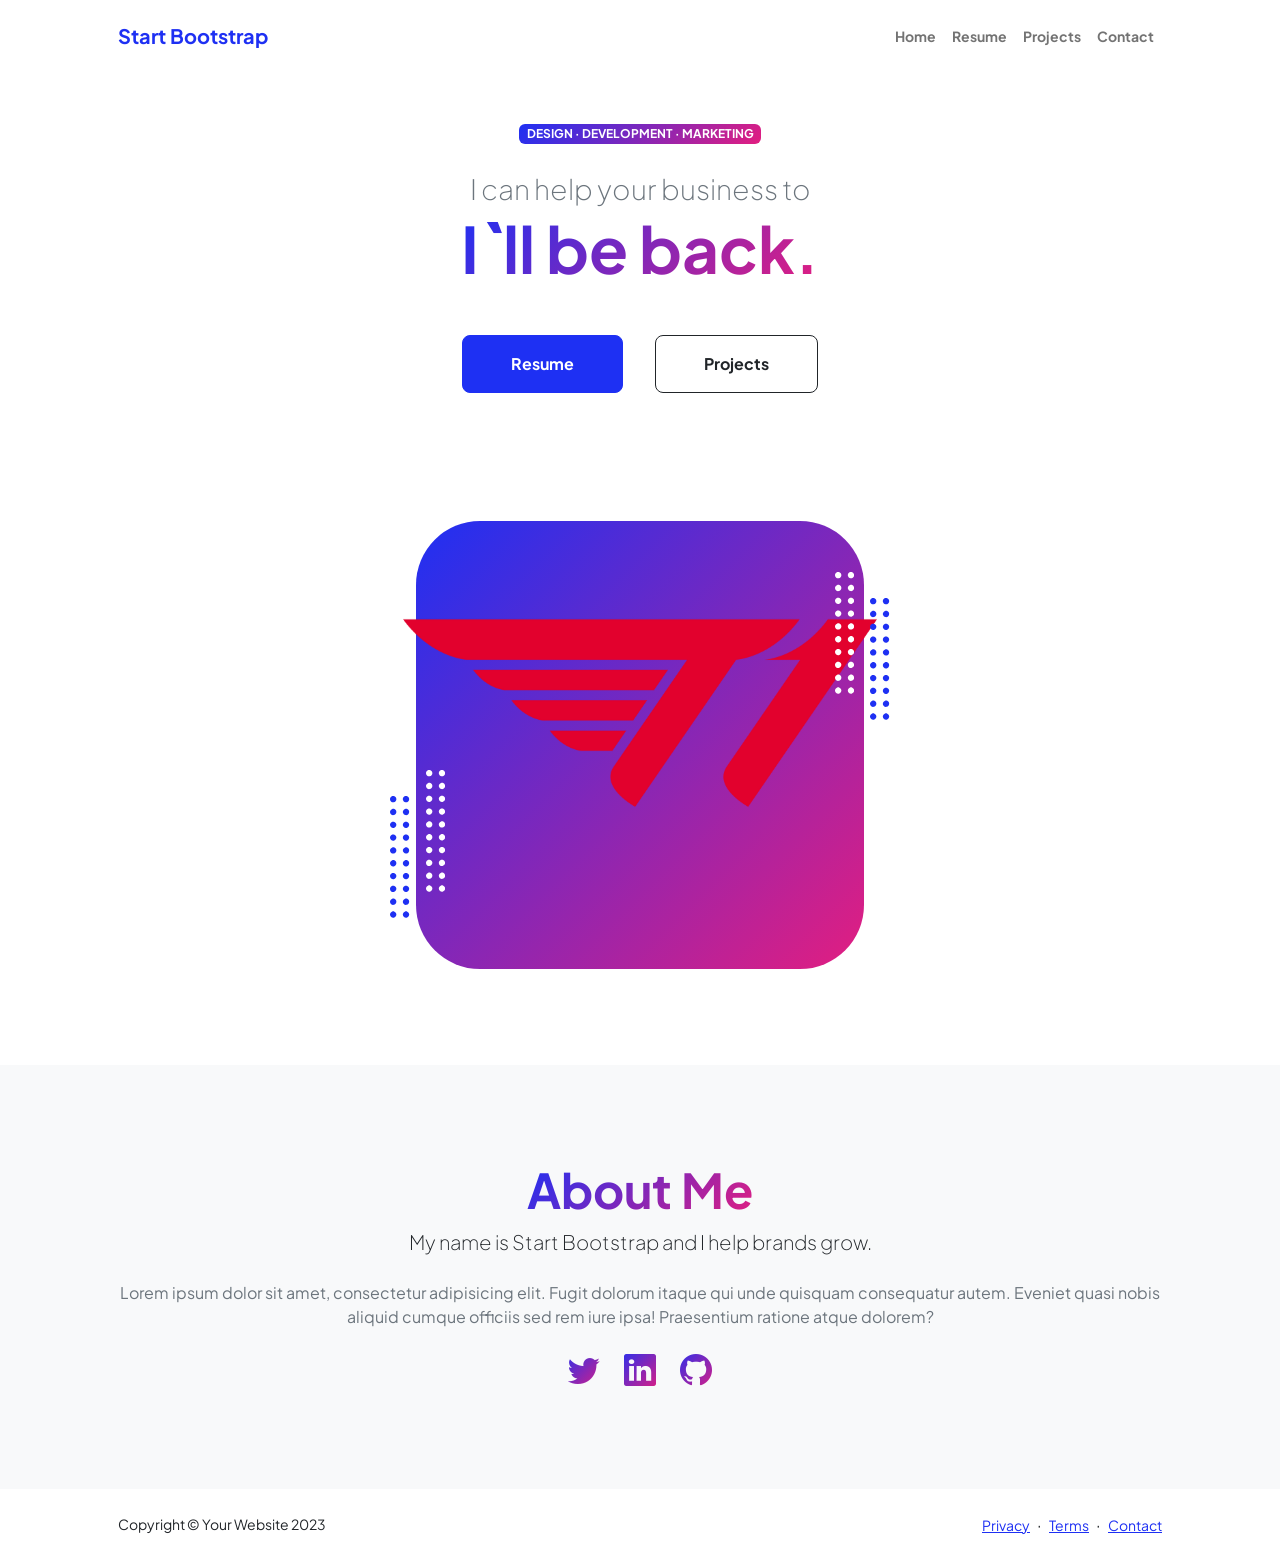
<file: index.html>
<!DOCTYPE html>
<html lang="en">
    <head>
        <meta charset="utf-8" />
        <meta name="viewport" content="width=device-width, initial-scale=1, shrink-to-fit=no" />
        <meta name="description" content="" />
        <meta name="author" content="" />
        <title>Personal - Start Bootstrap Theme</title>
        <!-- Favicon-->
        <link rel="icon" type="image/x-icon" href="assets/favicon.ico" />
        <!-- Custom Google font-->
        <link rel="preconnect" href="https://fonts.googleapis.com" />
        <link rel="preconnect" href="https://fonts.gstatic.com" crossorigin />
        <link href="https://fonts.googleapis.com/css2?family=Plus+Jakarta+Sans:wght@100;200;300;400;500;600;700;800;900&amp;display=swap" rel="stylesheet" />
        <!-- Bootstrap icons-->
        <link href="https://cdn.jsdelivr.net/npm/bootstrap-icons@1.8.1/font/bootstrap-icons.css" rel="stylesheet" />
        <!-- Core theme CSS (includes Bootstrap)-->
        <link href="css/styles.css" rel="stylesheet" />
    </head>
    <body class="d-flex flex-column h-100">
        <main class="flex-shrink-0">
            <!-- Navigation-->
            <nav class="navbar navbar-expand-lg navbar-light bg-white py-3">
                <div class="container px-5">
                    <a class="navbar-brand" href="index.html"><span class="fw-bolder text-primary">Start Bootstrap</span></a>
                    <button class="navbar-toggler" type="button" data-bs-toggle="collapse" data-bs-target="#navbarSupportedContent" aria-controls="navbarSupportedContent" aria-expanded="false" aria-label="Toggle navigation"><span class="navbar-toggler-icon"></span></button>
                    <div class="collapse navbar-collapse" id="navbarSupportedContent">
                        <ul class="navbar-nav ms-auto mb-2 mb-lg-0 small fw-bolder">
                            <li class="nav-item"><a class="nav-link" href="index.html">Home</a></li>
                            <li class="nav-item"><a class="nav-link" href="resume.html">Resume</a></li>
                            <li class="nav-item"><a class="nav-link" href="projects.html">Projects</a></li>
                            <li class="nav-item"><a class="nav-link" href="contact.html">Contact</a></li>
                        </ul>
                    </div>
                </div>
            </nav>
            <!-- Header-->
            <header class="py-5">
                <div class="container px-5 pb-5">
                    <div class="row gx-5 align-items-center">
                        <div class="col-xxl-5">
                            <!-- Header text content-->
                            <div class="text-center text-xxl-start">
                                <div class="badge bg-gradient-primary-to-secondary text-white mb-4"><div class="text-uppercase">Design &middot; Development &middot; Marketing</div></div>
                                <div class="fs-3 fw-light text-muted">I can help your business to</div>
                                <h1 class="display-3 fw-bolder mb-5"><span class="text-gradient d-inline">I`ll be back.</span></h1>
                                <div class="d-grid gap-3 d-sm-flex justify-content-sm-center justify-content-xxl-start mb-3">
                                    <a class="btn btn-primary btn-lg px-5 py-3 me-sm-3 fs-6 fw-bolder" href="resume.html">Resume</a>
                                    <a class="btn btn-outline-dark btn-lg px-5 py-3 fs-6 fw-bolder" href="projects.html">Projects</a>
                                </div>
                            </div>
                        </div>
                        <div class="col-xxl-7">
                            <!-- Header profile picture-->
                            <div class="d-flex justify-content-center mt-5 mt-xxl-0">
                                <div class="profile bg-gradient-primary-to-secondary">
                                    <!-- TIP: For best results, use a photo with a transparent background like the demo example below-->
                                    <!-- Watch a tutorial on how to do this on YouTube (link)-->
                                    <img class="profile-img" src="assets/profile.png" alt="..." />
                                    <div class="dots-1">
                                        <!-- SVG Dots-->
                                        <svg version="1.1" xmlns="http://www.w3.org/2000/svg" xmlns:xlink="http://www.w3.org/1999/xlink" x="0px" y="0px" viewBox="0 0 191.6 1215.4" style="enable-background: new 0 0 191.6 1215.4" xml:space="preserve">
                                            <g transform="translate(0.000000,1280.000000) scale(0.100000,-0.100000)">
                                                <path d="M227.7,12788.6c-105-35-200-141-222-248c-43-206,163-412,369-369c155,32,275,190,260,339c-11,105-90,213-190,262        C383.7,12801.6,289.7,12808.6,227.7,12788.6z"></path>
                                                <path d="M1507.7,12788.6c-151-50-253-216-222-362c25-119,136-230,254-255c194-41,395,142,375,339c-11,105-90,213-190,262        C1663.7,12801.6,1569.7,12808.6,1507.7,12788.6z"></path>
                                                <path d="M227.7,11508.6c-105-35-200-141-222-248c-43-206,163-412,369-369c155,32,275,190,260,339c-11,105-90,213-190,262        C383.7,11521.6,289.7,11528.6,227.7,11508.6z"></path>
                                                <path d="M1507.7,11508.6c-151-50-253-216-222-362c25-119,136-230,254-255c194-41,395,142,375,339c-11,105-90,213-190,262        C1663.7,11521.6,1569.7,11528.6,1507.7,11508.6z"></path>
                                                <path d="M227.7,10228.6c-105-35-200-141-222-248c-43-206,163-412,369-369c155,32,275,190,260,339c-11,105-90,213-190,262        C383.7,10241.6,289.7,10248.6,227.7,10228.6z"></path>
                                                <path d="M1507.7,10228.6c-105-35-200-141-222-248c-43-206,163-412,369-369c155,32,275,190,260,339c-11,105-90,213-190,262        C1663.7,10241.6,1569.7,10248.6,1507.7,10228.6z"></path>
                                                <path d="M227.7,8948.6c-105-35-200-141-222-248c-43-206,163-412,369-369c155,32,275,190,260,339c-11,105-90,213-190,262        C383.7,8961.6,289.7,8968.6,227.7,8948.6z"></path>
                                                <path d="M1507.7,8948.6c-105-35-200-141-222-248c-43-206,163-412,369-369c155,32,275,190,260,339c-11,105-90,213-190,262        C1663.7,8961.6,1569.7,8968.6,1507.7,8948.6z"></path>
                                                <path d="M227.7,7668.6c-105-35-200-141-222-248c-43-206,163-412,369-369c155,32,275,190,260,339c-11,105-90,213-190,262        C383.7,7681.6,289.7,7688.6,227.7,7668.6z"></path>
                                                <path d="M1507.7,7668.6c-105-35-200-141-222-248c-43-206,163-412,369-369c155,32,275,190,260,339c-11,105-90,213-190,262        C1663.7,7681.6,1569.7,7688.6,1507.7,7668.6z"></path>
                                                <path d="M227.7,6388.6c-105-35-200-141-222-248c-43-206,163-412,369-369c155,32,275,190,260,339c-11,105-90,213-190,262        C383.7,6401.6,289.7,6408.6,227.7,6388.6z"></path>
                                                <path d="M1507.7,6388.6c-105-35-200-141-222-248c-43-206,163-412,369-369c155,32,275,190,260,339c-11,105-90,213-190,262        C1663.7,6401.6,1569.7,6408.6,1507.7,6388.6z"></path>
                                                <path d="M227.7,5108.6c-105-35-200-141-222-248c-43-206,163-412,369-369c155,32,275,190,260,339c-11,105-90,213-190,262        C383.7,5121.6,289.7,5128.6,227.7,5108.6z"></path>
                                                <path d="M1507.7,5108.6c-105-35-200-141-222-248c-43-206,163-412,369-369c155,32,275,190,260,339c-11,105-90,213-190,262        C1663.7,5121.6,1569.7,5128.6,1507.7,5108.6z"></path>
                                                <path d="M227.7,3828.6c-105-35-200-141-222-248c-43-206,163-412,369-369c155,32,275,190,260,339c-11,105-90,213-190,262        C383.7,3841.6,289.7,3848.6,227.7,3828.6z"></path>
                                                <path d="M1507.7,3828.6c-105-35-200-141-222-248c-43-206,163-412,369-369c155,32,275,190,260,339c-11,105-90,213-190,262        C1663.7,3841.6,1569.7,3848.6,1507.7,3828.6z"></path>
                                                <path d="M227.7,2548.6c-105-35-200-141-222-248c-43-206,163-412,369-369c155,32,275,190,260,339c-11,105-90,213-190,262        C383.7,2561.6,289.7,2568.6,227.7,2548.6z"></path>
                                                <path d="M1507.7,2548.6c-105-35-200-141-222-248c-43-206,163-412,369-369c155,32,275,190,260,339c-11,105-90,213-190,262        C1663.7,2561.6,1569.7,2568.6,1507.7,2548.6z"></path>
                                                <path d="M227.7,1268.6c-105-35-200-141-222-248c-43-206,163-412,369-369c155,32,275,190,260,339c-11,105-90,213-190,262        C383.7,1281.6,289.7,1288.6,227.7,1268.6z"></path>
                                                <path d="M1507.7,1268.6c-105-35-200-141-222-248c-43-206,163-412,369-369c155,32,275,190,260,339c-11,105-90,213-190,262        C1663.7,1281.6,1569.7,1288.6,1507.7,1268.6z"></path>
                                            </g>
                                        </svg>
                                        <!-- END of SVG dots-->
                                    </div>
                                    <div class="dots-2">
                                        <!-- SVG Dots-->
                                        <svg version="1.1" xmlns="http://www.w3.org/2000/svg" xmlns:xlink="http://www.w3.org/1999/xlink" x="0px" y="0px" viewBox="0 0 191.6 1215.4" style="enable-background: new 0 0 191.6 1215.4" xml:space="preserve">
                                            <g transform="translate(0.000000,1280.000000) scale(0.100000,-0.100000)">
                                                <path d="M227.7,12788.6c-105-35-200-141-222-248c-43-206,163-412,369-369c155,32,275,190,260,339c-11,105-90,213-190,262        C383.7,12801.6,289.7,12808.6,227.7,12788.6z"></path>
                                                <path d="M1507.7,12788.6c-151-50-253-216-222-362c25-119,136-230,254-255c194-41,395,142,375,339c-11,105-90,213-190,262        C1663.7,12801.6,1569.7,12808.6,1507.7,12788.6z"></path>
                                                <path d="M227.7,11508.6c-105-35-200-141-222-248c-43-206,163-412,369-369c155,32,275,190,260,339c-11,105-90,213-190,262        C383.7,11521.6,289.7,11528.6,227.7,11508.6z"></path>
                                                <path d="M1507.7,11508.6c-151-50-253-216-222-362c25-119,136-230,254-255c194-41,395,142,375,339c-11,105-90,213-190,262        C1663.7,11521.6,1569.7,11528.6,1507.7,11508.6z"></path>
                                                <path d="M227.7,10228.6c-105-35-200-141-222-248c-43-206,163-412,369-369c155,32,275,190,260,339c-11,105-90,213-190,262        C383.7,10241.6,289.7,10248.6,227.7,10228.6z"></path>
                                                <path d="M1507.7,10228.6c-105-35-200-141-222-248c-43-206,163-412,369-369c155,32,275,190,260,339c-11,105-90,213-190,262        C1663.7,10241.6,1569.7,10248.6,1507.7,10228.6z"></path>
                                                <path d="M227.7,8948.6c-105-35-200-141-222-248c-43-206,163-412,369-369c155,32,275,190,260,339c-11,105-90,213-190,262        C383.7,8961.6,289.7,8968.6,227.7,8948.6z"></path>
                                                <path d="M1507.7,8948.6c-105-35-200-141-222-248c-43-206,163-412,369-369c155,32,275,190,260,339c-11,105-90,213-190,262        C1663.7,8961.6,1569.7,8968.6,1507.7,8948.6z"></path>
                                                <path d="M227.7,7668.6c-105-35-200-141-222-248c-43-206,163-412,369-369c155,32,275,190,260,339c-11,105-90,213-190,262        C383.7,7681.6,289.7,7688.6,227.7,7668.6z"></path>
                                                <path d="M1507.7,7668.6c-105-35-200-141-222-248c-43-206,163-412,369-369c155,32,275,190,260,339c-11,105-90,213-190,262        C1663.7,7681.6,1569.7,7688.6,1507.7,7668.6z"></path>
                                                <path d="M227.7,6388.6c-105-35-200-141-222-248c-43-206,163-412,369-369c155,32,275,190,260,339c-11,105-90,213-190,262        C383.7,6401.6,289.7,6408.6,227.7,6388.6z"></path>
                                                <path d="M1507.7,6388.6c-105-35-200-141-222-248c-43-206,163-412,369-369c155,32,275,190,260,339c-11,105-90,213-190,262        C1663.7,6401.6,1569.7,6408.6,1507.7,6388.6z"></path>
                                                <path d="M227.7,5108.6c-105-35-200-141-222-248c-43-206,163-412,369-369c155,32,275,190,260,339c-11,105-90,213-190,262        C383.7,5121.6,289.7,5128.6,227.7,5108.6z"></path>
                                                <path d="M1507.7,5108.6c-105-35-200-141-222-248c-43-206,163-412,369-369c155,32,275,190,260,339c-11,105-90,213-190,262        C1663.7,5121.6,1569.7,5128.6,1507.7,5108.6z"></path>
                                                <path d="M227.7,3828.6c-105-35-200-141-222-248c-43-206,163-412,369-369c155,32,275,190,260,339c-11,105-90,213-190,262        C383.7,3841.6,289.7,3848.6,227.7,3828.6z"></path>
                                                <path d="M1507.7,3828.6c-105-35-200-141-222-248c-43-206,163-412,369-369c155,32,275,190,260,339c-11,105-90,213-190,262        C1663.7,3841.6,1569.7,3848.6,1507.7,3828.6z"></path>
                                                <path d="M227.7,2548.6c-105-35-200-141-222-248c-43-206,163-412,369-369c155,32,275,190,260,339c-11,105-90,213-190,262        C383.7,2561.6,289.7,2568.6,227.7,2548.6z"></path>
                                                <path d="M1507.7,2548.6c-105-35-200-141-222-248c-43-206,163-412,369-369c155,32,275,190,260,339c-11,105-90,213-190,262        C1663.7,2561.6,1569.7,2568.6,1507.7,2548.6z"></path>
                                                <path d="M227.7,1268.6c-105-35-200-141-222-248c-43-206,163-412,369-369c155,32,275,190,260,339c-11,105-90,213-190,262        C383.7,1281.6,289.7,1288.6,227.7,1268.6z"></path>
                                                <path d="M1507.7,1268.6c-105-35-200-141-222-248c-43-206,163-412,369-369c155,32,275,190,260,339c-11,105-90,213-190,262        C1663.7,1281.6,1569.7,1288.6,1507.7,1268.6z"></path>
                                            </g>
                                        </svg>
                                        <!-- END of SVG dots-->
                                    </div>
                                    <div class="dots-3">
                                        <!-- SVG Dots-->
                                        <svg version="1.1" xmlns="http://www.w3.org/2000/svg" xmlns:xlink="http://www.w3.org/1999/xlink" x="0px" y="0px" viewBox="0 0 191.6 1215.4" style="enable-background: new 0 0 191.6 1215.4" xml:space="preserve">
                                            <g transform="translate(0.000000,1280.000000) scale(0.100000,-0.100000)">
                                                <path d="M227.7,12788.6c-105-35-200-141-222-248c-43-206,163-412,369-369c155,32,275,190,260,339c-11,105-90,213-190,262        C383.7,12801.6,289.7,12808.6,227.7,12788.6z"></path>
                                                <path d="M1507.7,12788.6c-151-50-253-216-222-362c25-119,136-230,254-255c194-41,395,142,375,339c-11,105-90,213-190,262        C1663.7,12801.6,1569.7,12808.6,1507.7,12788.6z"></path>
                                                <path d="M227.7,11508.6c-105-35-200-141-222-248c-43-206,163-412,369-369c155,32,275,190,260,339c-11,105-90,213-190,262        C383.7,11521.6,289.7,11528.6,227.7,11508.6z"></path>
                                                <path d="M1507.7,11508.6c-151-50-253-216-222-362c25-119,136-230,254-255c194-41,395,142,375,339c-11,105-90,213-190,262        C1663.7,11521.6,1569.7,11528.6,1507.7,11508.6z"></path>
                                                <path d="M227.7,10228.6c-105-35-200-141-222-248c-43-206,163-412,369-369c155,32,275,190,260,339c-11,105-90,213-190,262        C383.7,10241.6,289.7,10248.6,227.7,10228.6z"></path>
                                                <path d="M1507.7,10228.6c-105-35-200-141-222-248c-43-206,163-412,369-369c155,32,275,190,260,339c-11,105-90,213-190,262        C1663.7,10241.6,1569.7,10248.6,1507.7,10228.6z"></path>
                                                <path d="M227.7,8948.6c-105-35-200-141-222-248c-43-206,163-412,369-369c155,32,275,190,260,339c-11,105-90,213-190,262        C383.7,8961.6,289.7,8968.6,227.7,8948.6z"></path>
                                                <path d="M1507.7,8948.6c-105-35-200-141-222-248c-43-206,163-412,369-369c155,32,275,190,260,339c-11,105-90,213-190,262        C1663.7,8961.6,1569.7,8968.6,1507.7,8948.6z"></path>
                                                <path d="M227.7,7668.6c-105-35-200-141-222-248c-43-206,163-412,369-369c155,32,275,190,260,339c-11,105-90,213-190,262        C383.7,7681.6,289.7,7688.6,227.7,7668.6z"></path>
                                                <path d="M1507.7,7668.6c-105-35-200-141-222-248c-43-206,163-412,369-369c155,32,275,190,260,339c-11,105-90,213-190,262        C1663.7,7681.6,1569.7,7688.6,1507.7,7668.6z"></path>
                                                <path d="M227.7,6388.6c-105-35-200-141-222-248c-43-206,163-412,369-369c155,32,275,190,260,339c-11,105-90,213-190,262        C383.7,6401.6,289.7,6408.6,227.7,6388.6z"></path>
                                                <path d="M1507.7,6388.6c-105-35-200-141-222-248c-43-206,163-412,369-369c155,32,275,190,260,339c-11,105-90,213-190,262        C1663.7,6401.6,1569.7,6408.6,1507.7,6388.6z"></path>
                                                <path d="M227.7,5108.6c-105-35-200-141-222-248c-43-206,163-412,369-369c155,32,275,190,260,339c-11,105-90,213-190,262        C383.7,5121.6,289.7,5128.6,227.7,5108.6z"></path>
                                                <path d="M1507.7,5108.6c-105-35-200-141-222-248c-43-206,163-412,369-369c155,32,275,190,260,339c-11,105-90,213-190,262        C1663.7,5121.6,1569.7,5128.6,1507.7,5108.6z"></path>
                                                <path d="M227.7,3828.6c-105-35-200-141-222-248c-43-206,163-412,369-369c155,32,275,190,260,339c-11,105-90,213-190,262        C383.7,3841.6,289.7,3848.6,227.7,3828.6z"></path>
                                                <path d="M1507.7,3828.6c-105-35-200-141-222-248c-43-206,163-412,369-369c155,32,275,190,260,339c-11,105-90,213-190,262        C1663.7,3841.6,1569.7,3848.6,1507.7,3828.6z"></path>
                                                <path d="M227.7,2548.6c-105-35-200-141-222-248c-43-206,163-412,369-369c155,32,275,190,260,339c-11,105-90,213-190,262        C383.7,2561.6,289.7,2568.6,227.7,2548.6z"></path>
                                                <path d="M1507.7,2548.6c-105-35-200-141-222-248c-43-206,163-412,369-369c155,32,275,190,260,339c-11,105-90,213-190,262        C1663.7,2561.6,1569.7,2568.6,1507.7,2548.6z"></path>
                                                <path d="M227.7,1268.6c-105-35-200-141-222-248c-43-206,163-412,369-369c155,32,275,190,260,339c-11,105-90,213-190,262        C383.7,1281.6,289.7,1288.6,227.7,1268.6z"></path>
                                                <path d="M1507.7,1268.6c-105-35-200-141-222-248c-43-206,163-412,369-369c155,32,275,190,260,339c-11,105-90,213-190,262        C1663.7,1281.6,1569.7,1288.6,1507.7,1268.6z"></path>
                                            </g>
                                        </svg>
                                        <!-- END of SVG dots-->
                                    </div>
                                    <div class="dots-4">
                                        <!-- SVG Dots-->
                                        <svg version="1.1" xmlns="http://www.w3.org/2000/svg" xmlns:xlink="http://www.w3.org/1999/xlink" x="0px" y="0px" viewBox="0 0 191.6 1215.4" style="enable-background: new 0 0 191.6 1215.4" xml:space="preserve">
                                            <g transform="translate(0.000000,1280.000000) scale(0.100000,-0.100000)">
                                                <path d="M227.7,12788.6c-105-35-200-141-222-248c-43-206,163-412,369-369c155,32,275,190,260,339c-11,105-90,213-190,262        C383.7,12801.6,289.7,12808.6,227.7,12788.6z"></path>
                                                <path d="M1507.7,12788.6c-151-50-253-216-222-362c25-119,136-230,254-255c194-41,395,142,375,339c-11,105-90,213-190,262        C1663.7,12801.6,1569.7,12808.6,1507.7,12788.6z"></path>
                                                <path d="M227.7,11508.6c-105-35-200-141-222-248c-43-206,163-412,369-369c155,32,275,190,260,339c-11,105-90,213-190,262        C383.7,11521.6,289.7,11528.6,227.7,11508.6z"></path>
                                                <path d="M1507.7,11508.6c-151-50-253-216-222-362c25-119,136-230,254-255c194-41,395,142,375,339c-11,105-90,213-190,262        C1663.7,11521.6,1569.7,11528.6,1507.7,11508.6z"></path>
                                                <path d="M227.7,10228.6c-105-35-200-141-222-248c-43-206,163-412,369-369c155,32,275,190,260,339c-11,105-90,213-190,262        C383.7,10241.6,289.7,10248.6,227.7,10228.6z"></path>
                                                <path d="M1507.7,10228.6c-105-35-200-141-222-248c-43-206,163-412,369-369c155,32,275,190,260,339c-11,105-90,213-190,262        C1663.7,10241.6,1569.7,10248.6,1507.7,10228.6z"></path>
                                                <path d="M227.7,8948.6c-105-35-200-141-222-248c-43-206,163-412,369-369c155,32,275,190,260,339c-11,105-90,213-190,262        C383.7,8961.6,289.7,8968.6,227.7,8948.6z"></path>
                                                <path d="M1507.7,8948.6c-105-35-200-141-222-248c-43-206,163-412,369-369c155,32,275,190,260,339c-11,105-90,213-190,262        C1663.7,8961.6,1569.7,8968.6,1507.7,8948.6z"></path>
                                                <path d="M227.7,7668.6c-105-35-200-141-222-248c-43-206,163-412,369-369c155,32,275,190,260,339c-11,105-90,213-190,262        C383.7,7681.6,289.7,7688.6,227.7,7668.6z"></path>
                                                <path d="M1507.7,7668.6c-105-35-200-141-222-248c-43-206,163-412,369-369c155,32,275,190,260,339c-11,105-90,213-190,262        C1663.7,7681.6,1569.7,7688.6,1507.7,7668.6z"></path>
                                                <path d="M227.7,6388.6c-105-35-200-141-222-248c-43-206,163-412,369-369c155,32,275,190,260,339c-11,105-90,213-190,262        C383.7,6401.6,289.7,6408.6,227.7,6388.6z"></path>
                                                <path d="M1507.7,6388.6c-105-35-200-141-222-248c-43-206,163-412,369-369c155,32,275,190,260,339c-11,105-90,213-190,262        C1663.7,6401.6,1569.7,6408.6,1507.7,6388.6z"></path>
                                                <path d="M227.7,5108.6c-105-35-200-141-222-248c-43-206,163-412,369-369c155,32,275,190,260,339c-11,105-90,213-190,262        C383.7,5121.6,289.7,5128.6,227.7,5108.6z"></path>
                                                <path d="M1507.7,5108.6c-105-35-200-141-222-248c-43-206,163-412,369-369c155,32,275,190,260,339c-11,105-90,213-190,262        C1663.7,5121.6,1569.7,5128.6,1507.7,5108.6z"></path>
                                                <path d="M227.7,3828.6c-105-35-200-141-222-248c-43-206,163-412,369-369c155,32,275,190,260,339c-11,105-90,213-190,262        C383.7,3841.6,289.7,3848.6,227.7,3828.6z"></path>
                                                <path d="M1507.7,3828.6c-105-35-200-141-222-248c-43-206,163-412,369-369c155,32,275,190,260,339c-11,105-90,213-190,262        C1663.7,3841.6,1569.7,3848.6,1507.7,3828.6z"></path>
                                                <path d="M227.7,2548.6c-105-35-200-141-222-248c-43-206,163-412,369-369c155,32,275,190,260,339c-11,105-90,213-190,262        C383.7,2561.6,289.7,2568.6,227.7,2548.6z"></path>
                                                <path d="M1507.7,2548.6c-105-35-200-141-222-248c-43-206,163-412,369-369c155,32,275,190,260,339c-11,105-90,213-190,262        C1663.7,2561.6,1569.7,2568.6,1507.7,2548.6z"></path>
                                                <path d="M227.7,1268.6c-105-35-200-141-222-248c-43-206,163-412,369-369c155,32,275,190,260,339c-11,105-90,213-190,262        C383.7,1281.6,289.7,1288.6,227.7,1268.6z"></path>
                                                <path d="M1507.7,1268.6c-105-35-200-141-222-248c-43-206,163-412,369-369c155,32,275,190,260,339c-11,105-90,213-190,262        C1663.7,1281.6,1569.7,1288.6,1507.7,1268.6z"></path>
                                            </g>
                                        </svg>
                                        <!-- END of SVG dots-->
                                    </div>
                                </div>
                            </div>
                        </div>
                    </div>
                </div>
            </header>
            <!-- About Section-->
            <section class="bg-light py-5">
                <div class="container px-5">
                    <div class="row gx-5 justify-content-center">
                        <div class="col-xxl-8">
                            <div class="text-center my-5">
                                <h2 class="display-5 fw-bolder"><span class="text-gradient d-inline">About Me</span></h2>
                                <p class="lead fw-light mb-4">My name is Start Bootstrap and I help brands grow.</p>
                                <p class="text-muted">Lorem ipsum dolor sit amet, consectetur adipisicing elit. Fugit dolorum itaque qui unde quisquam consequatur autem. Eveniet quasi nobis aliquid cumque officiis sed rem iure ipsa! Praesentium ratione atque dolorem?</p>
                                <div class="d-flex justify-content-center fs-2 gap-4">
                                    <a class="text-gradient" href="#!"><i class="bi bi-twitter"></i></a>
                                    <a class="text-gradient" href="#!"><i class="bi bi-linkedin"></i></a>
                                    <a class="text-gradient" href="#!"><i class="bi bi-github"></i></a>
                                </div>
                            </div>
                        </div>
                    </div>
                </div>
            </section>
        </main>
        <!-- Footer-->
        <footer class="bg-white py-4 mt-auto">
            <div class="container px-5">
                <div class="row align-items-center justify-content-between flex-column flex-sm-row">
                    <div class="col-auto"><div class="small m-0">Copyright &copy; Your Website 2023</div></div>
                    <div class="col-auto">
                        <a class="small" href="#!">Privacy</a>
                        <span class="mx-1">&middot;</span>
                        <a class="small" href="#!">Terms</a>
                        <span class="mx-1">&middot;</span>
                        <a class="small" href="#!">Contact</a>
                    </div>
                </div>
            </div>
        </footer>
        <!-- Bootstrap core JS-->
        <script src="https://cdn.jsdelivr.net/npm/bootstrap@5.2.3/dist/js/bootstrap.bundle.min.js"></script>
        <!-- Core theme JS-->
        <script src="js/scripts.js"></script>
    </body>
</html>
</file>
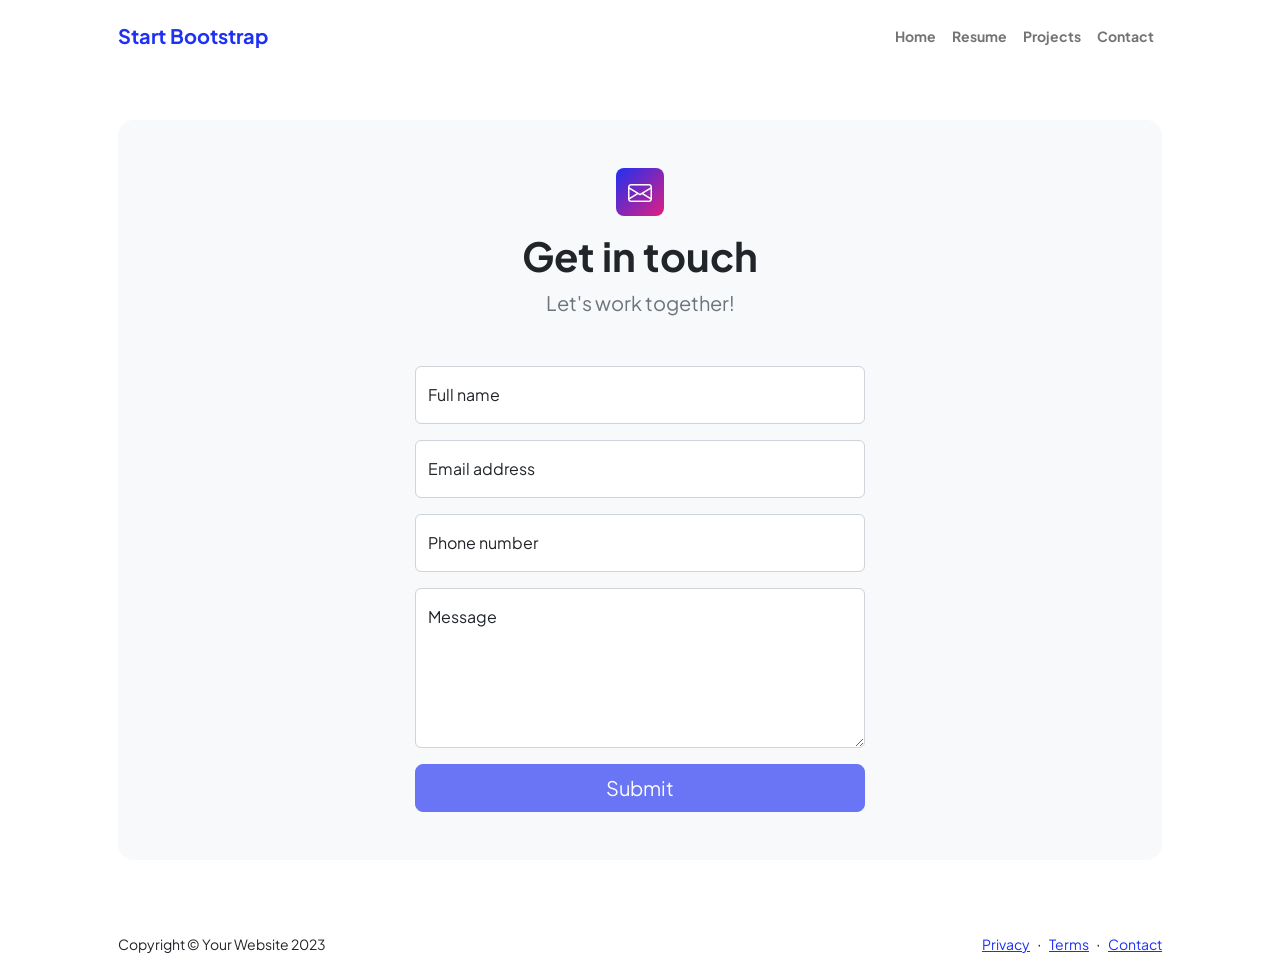
<file: contact.html>
<!DOCTYPE html>
<html lang="en">
    <head>
        <meta charset="utf-8" />
        <meta name="viewport" content="width=device-width, initial-scale=1, shrink-to-fit=no" />
        <meta name="description" content />
        <meta name="author" content />
        <title>Modern Business - Start Bootstrap Template</title>
        <!-- Favicon-->
        <link rel="icon" type="image/x-icon" href="assets/favicon.ico" />
        <!-- Custom Google font-->
        <link rel="preconnect" href="https://fonts.googleapis.com" />
        <link rel="preconnect" href="https://fonts.gstatic.com" crossorigin />
        <link href="https://fonts.googleapis.com/css2?family=Plus+Jakarta+Sans:wght@100;200;300;400;500;600;700;800;900&amp;display=swap" rel="stylesheet" />
        <!-- Bootstrap icons-->
        <link href="https://cdn.jsdelivr.net/npm/bootstrap-icons@1.8.1/font/bootstrap-icons.css" rel="stylesheet" />
        <!-- Core theme CSS (includes Bootstrap)-->
        <link href="css/styles.css" rel="stylesheet" />
    </head>
    <body class="d-flex flex-column">
        <main class="flex-shrink-0">
            <!-- Navigation-->
            <nav class="navbar navbar-expand-lg navbar-light bg-white py-3">
                <div class="container px-5">
                    <a class="navbar-brand" href="index.html"><span class="fw-bolder text-primary">Start Bootstrap</span></a>
                    <button class="navbar-toggler" type="button" data-bs-toggle="collapse" data-bs-target="#navbarSupportedContent" aria-controls="navbarSupportedContent" aria-expanded="false" aria-label="Toggle navigation"><span class="navbar-toggler-icon"></span></button>
                    <div class="collapse navbar-collapse" id="navbarSupportedContent">
                        <ul class="navbar-nav ms-auto mb-2 mb-lg-0 small fw-bolder">
                            <li class="nav-item"><a class="nav-link" href="index.html">Home</a></li>
                            <li class="nav-item"><a class="nav-link" href="resume.html">Resume</a></li>
                            <li class="nav-item"><a class="nav-link" href="projects.html">Projects</a></li>
                            <li class="nav-item"><a class="nav-link" href="contact.html">Contact</a></li>
                        </ul>
                    </div>
                </div>
            </nav>
            <!-- Page content-->
            <section class="py-5">
                <div class="container px-5">
                    <!-- Contact form-->
                    <div class="bg-light rounded-4 py-5 px-4 px-md-5">
                        <div class="text-center mb-5">
                            <div class="feature bg-primary bg-gradient-primary-to-secondary text-white rounded-3 mb-3"><i class="bi bi-envelope"></i></div>
                            <h1 class="fw-bolder">Get in touch</h1>
                            <p class="lead fw-normal text-muted mb-0">Let's work together!</p>
                        </div>
                        <div class="row gx-5 justify-content-center">
                            <div class="col-lg-8 col-xl-6">
                                <!-- * * * * * * * * * * * * * * *-->
                                <!-- * * SB Forms Contact Form * *-->
                                <!-- * * * * * * * * * * * * * * *-->
                                <!-- This form is pre-integrated with SB Forms.-->
                                <!-- To make this form functional, sign up at-->
                                <!-- https://startbootstrap.com/solution/contact-forms-->
                                <!-- to get an API token!-->
                                <form id="contactForm" data-sb-form-api-token="API_TOKEN">
                                    <!-- Name input-->
                                    <div class="form-floating mb-3">
                                        <input class="form-control" id="name" type="text" placeholder="Enter your name..." data-sb-validations="required" />
                                        <label for="name">Full name</label>
                                        <div class="invalid-feedback" data-sb-feedback="name:required">A name is required.</div>
                                    </div>
                                    <!-- Email address input-->
                                    <div class="form-floating mb-3">
                                        <input class="form-control" id="email" type="email" placeholder="name@example.com" data-sb-validations="required,email" />
                                        <label for="email">Email address</label>
                                        <div class="invalid-feedback" data-sb-feedback="email:required">An email is required.</div>
                                        <div class="invalid-feedback" data-sb-feedback="email:email">Email is not valid.</div>
                                    </div>
                                    <!-- Phone number input-->
                                    <div class="form-floating mb-3">
                                        <input class="form-control" id="phone" type="tel" placeholder="(123) 456-7890" data-sb-validations="required" />
                                        <label for="phone">Phone number</label>
                                        <div class="invalid-feedback" data-sb-feedback="phone:required">A phone number is required.</div>
                                    </div>
                                    <!-- Message input-->
                                    <div class="form-floating mb-3">
                                        <textarea class="form-control" id="message" type="text" placeholder="Enter your message here..." style="height: 10rem" data-sb-validations="required"></textarea>
                                        <label for="message">Message</label>
                                        <div class="invalid-feedback" data-sb-feedback="message:required">A message is required.</div>
                                    </div>
                                    <!-- Submit success message-->
                                    <!---->
                                    <!-- This is what your users will see when the form-->
                                    <!-- has successfully submitted-->
                                    <div class="d-none" id="submitSuccessMessage">
                                        <div class="text-center mb-3">
                                            <div class="fw-bolder">Form submission successful!</div>
                                            To activate this form, sign up at
                                            <br />
                                            <a href="https://startbootstrap.com/solution/contact-forms">https://startbootstrap.com/solution/contact-forms</a>
                                        </div>
                                    </div>
                                    <!-- Submit error message-->
                                    <!---->
                                    <!-- This is what your users will see when there is-->
                                    <!-- an error submitting the form-->
                                    <div class="d-none" id="submitErrorMessage"><div class="text-center text-danger mb-3">Error sending message!</div></div>
                                    <!-- Submit Button-->
                                    <div class="d-grid"><button class="btn btn-primary btn-lg disabled" id="submitButton" type="submit">Submit</button></div>
                                </form>
                            </div>
                        </div>
                    </div>
                </div>
            </section>
        </main>
        <!-- Footer-->
        <footer class="bg-white py-4 mt-auto">
            <div class="container px-5">
                <div class="row align-items-center justify-content-between flex-column flex-sm-row">
                    <div class="col-auto"><div class="small m-0">Copyright &copy; Your Website 2023</div></div>
                    <div class="col-auto">
                        <a class="small" href="#!">Privacy</a>
                        <span class="mx-1">&middot;</span>
                        <a class="small" href="#!">Terms</a>
                        <span class="mx-1">&middot;</span>
                        <a class="small" href="#!">Contact</a>
                    </div>
                </div>
            </div>
        </footer>
        <!-- Bootstrap core JS-->
        <script src="https://cdn.jsdelivr.net/npm/bootstrap@5.2.3/dist/js/bootstrap.bundle.min.js"></script>
        <!-- Core theme JS-->
        <script src="js/scripts.js"></script>
        <!-- * * * * * * * * * * * * * * * * * * * * * * * * * * * * * * * * * * * * * * * *-->
        <!-- * *                               SB Forms JS                               * *-->
        <!-- * * Activate your form at https://startbootstrap.com/solution/contact-forms * *-->
        <!-- * * * * * * * * * * * * * * * * * * * * * * * * * * * * * * * * * * * * * * * *-->
        <script src="https://cdn.startbootstrap.com/sb-forms-latest.js"></script>
    </body>
</html>
</file>
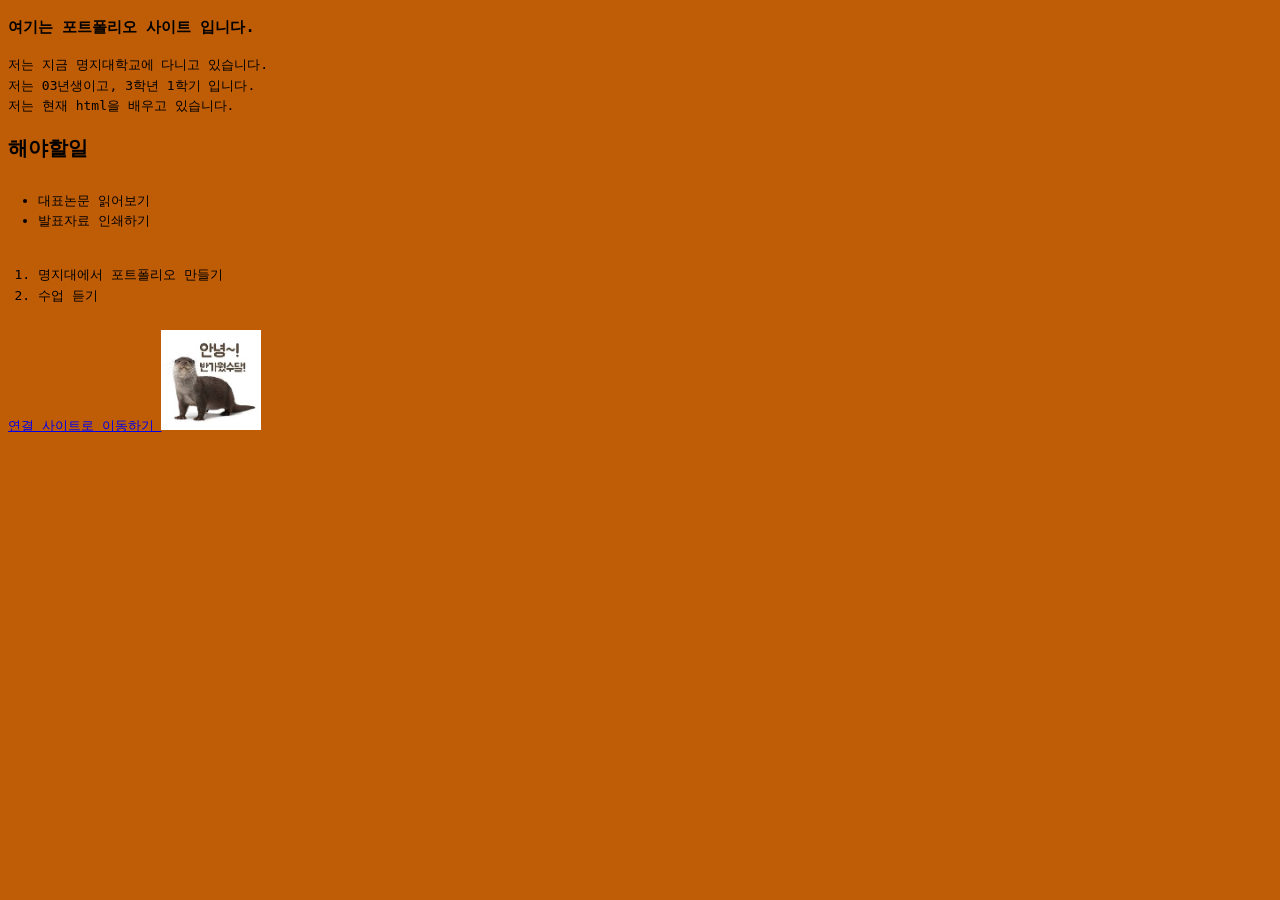
<file: main.html>
<!DOCTYPE html>
<html lang='ko'>
<head>
	<title>황어진의 포트폴리오</title>
	<link rel='stylesheet' href='./main.css'>
</head>
<body>
	<div class='container'>
	<h3>여기는 포트폴리오 사이트 입니다.</h3>
	<p> 저는 지금 명지대학교에 다니고 있습니다. <br>
	저는 03년생이고, 3학년 1학기 입니다. <br>
	저는 현재 html을 배우고 있습니다.</p>
	</div>



	<div>
	<h2>해야할일</h2>
	<ul>
		<li>대표논문 읽어보기</li>
		<li>발표자료 인쇄하기</li>
	</ul>
	<ol>
		<li>명지대에서 포트폴리오 만들기</li>
		<li>수업 듣기</li>
	</ol>
	</div>

	<div>
	<a href='https://www.naver.com/'>
	연결 사이트로 이동하기 </a>

	<img src='./image/sudal.jpg'
	alt='대표이미지사진'>
	</div>

</body>
</file>
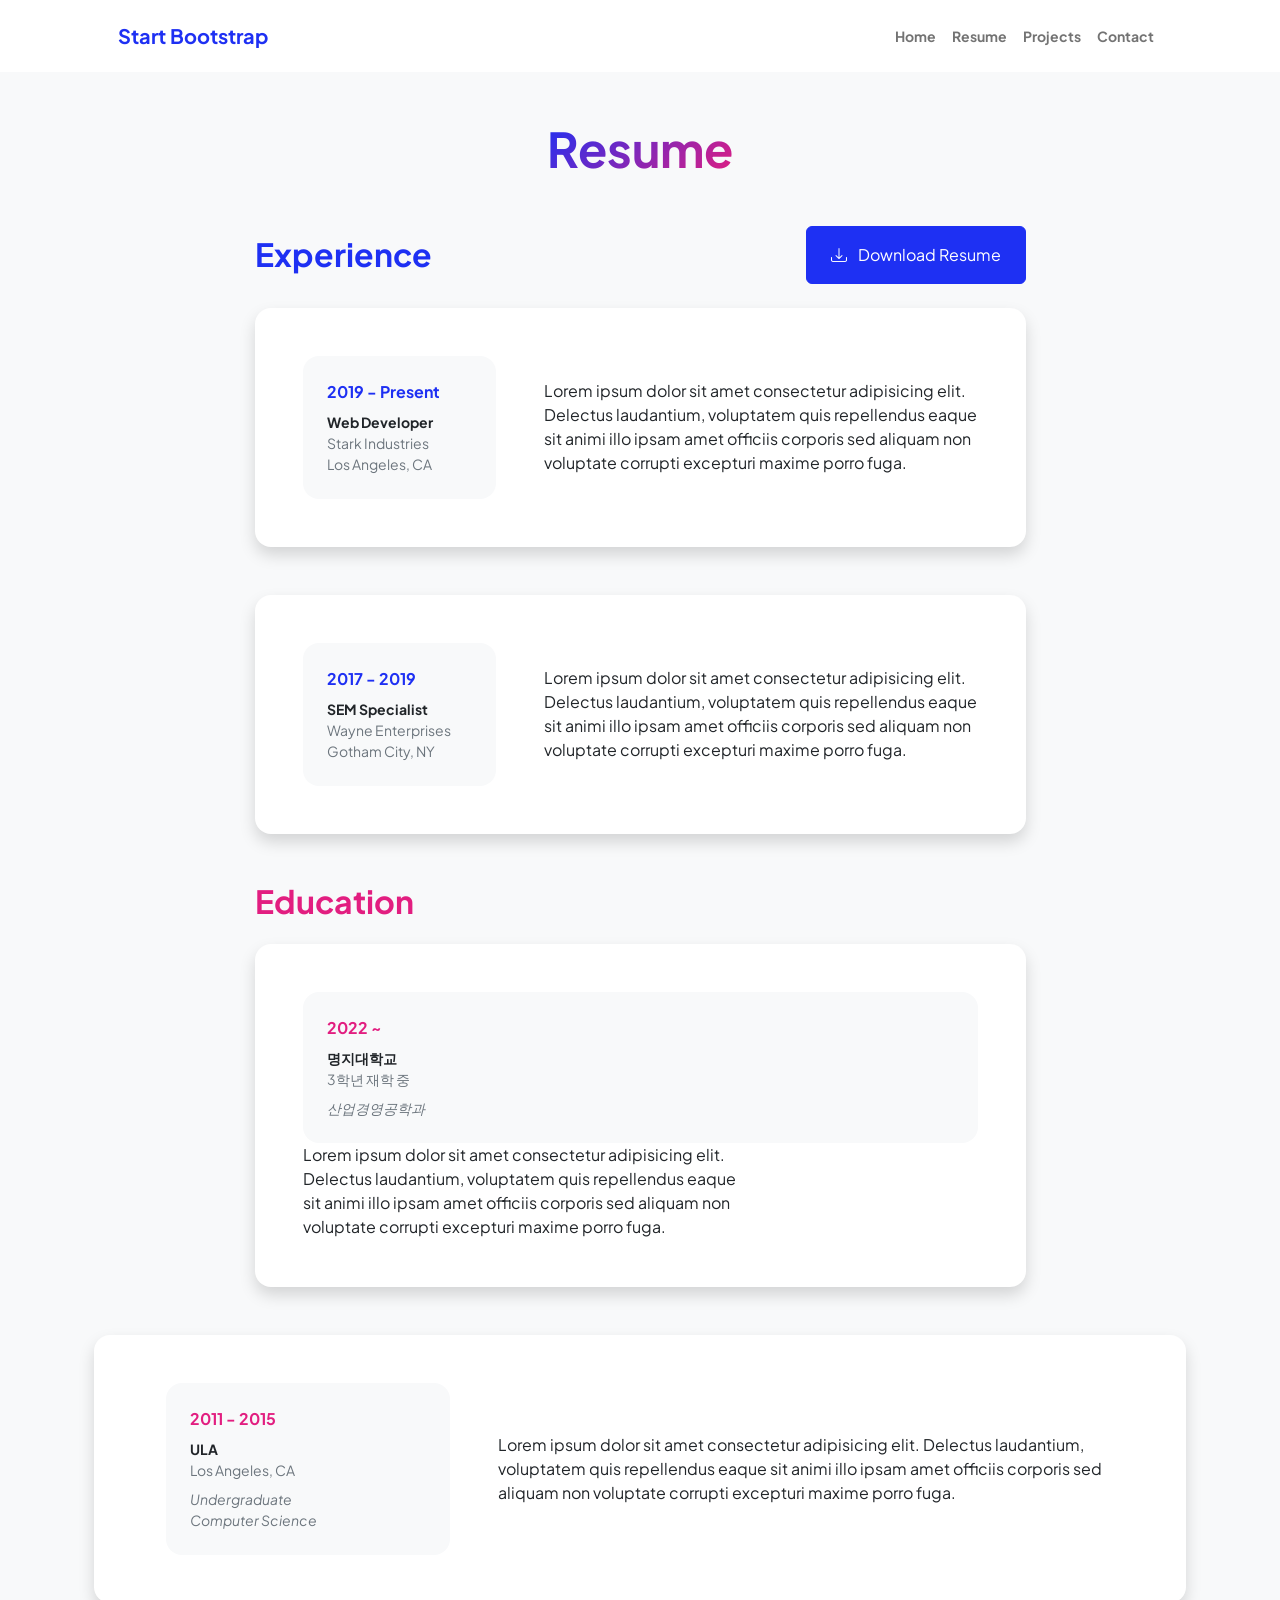
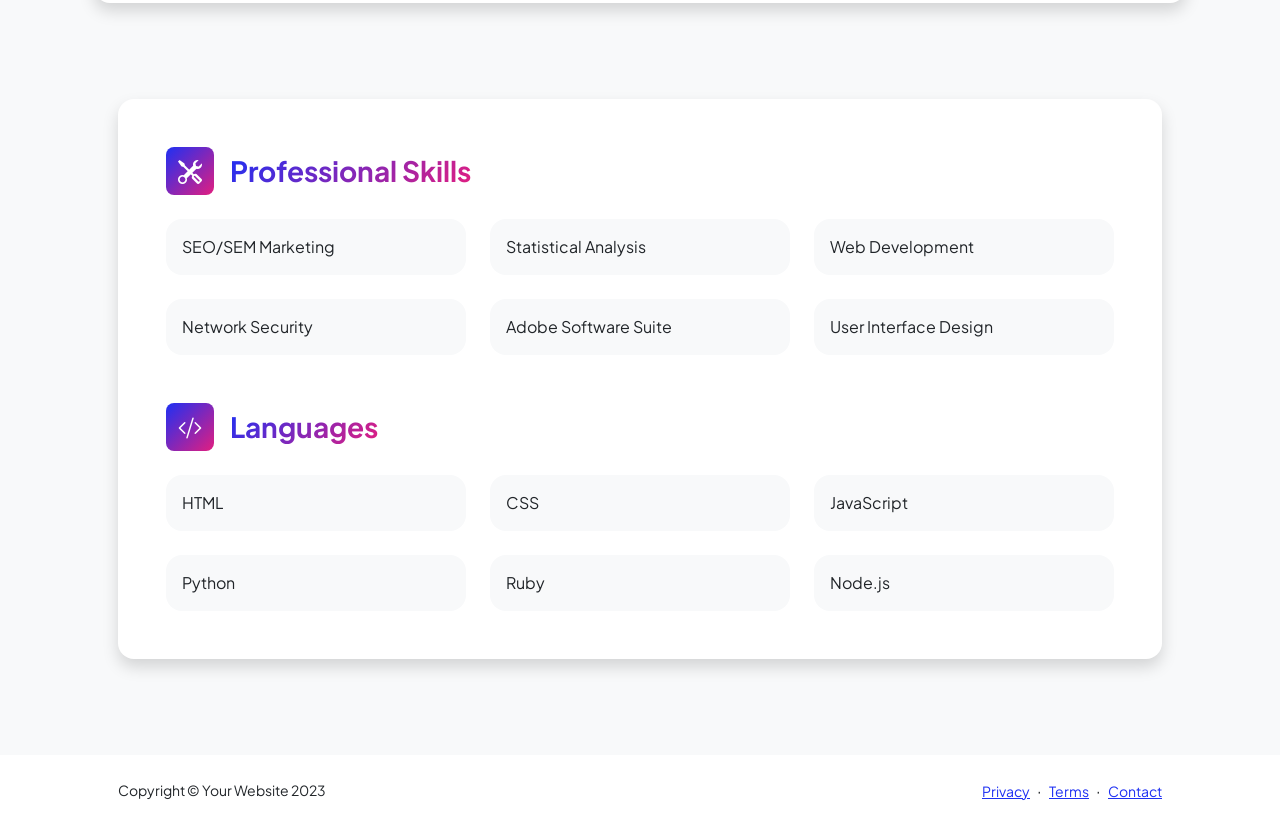
<file: resume.html>
<!DOCTYPE html>
<html lang="en">
    <head>
        <meta charset="utf-8" />
        <meta name="viewport" content="width=device-width, initial-scale=1, shrink-to-fit=no" />
        <meta name="description" content="" />
        <meta name="author" content="" />
        <title>Personal - Start Bootstrap Template</title>
        <!-- Favicon-->
        <link rel="icon" type="image/x-icon" href="assets/favicon.ico" />
        <!-- Custom Google font-->
        <link rel="preconnect" href="https://fonts.googleapis.com" />
        <link rel="preconnect" href="https://fonts.gstatic.com" crossorigin />
        <link href="https://fonts.googleapis.com/css2?family=Plus+Jakarta+Sans:wght@100;200;300;400;500;600;700;800;900&amp;display=swap" rel="stylesheet" />
        <!-- Bootstrap icons-->
        <link href="https://cdn.jsdelivr.net/npm/bootstrap-icons@1.8.1/font/bootstrap-icons.css" rel="stylesheet" />
        <!-- Core theme CSS (includes Bootstrap)-->
        <link href="css/styles.css" rel="stylesheet" />
    </head>
    <body class="d-flex flex-column h-100 bg-light">
        <main class="flex-shrink-0">
            <!-- Navigation-->
            <nav class="navbar navbar-expand-lg navbar-light bg-white py-3">
                <div class="container px-5">
                    <a class="navbar-brand" href="index.html"><span class="fw-bolder text-primary">Start Bootstrap</span></a>
                    <button class="navbar-toggler" type="button" data-bs-toggle="collapse" data-bs-target="#navbarSupportedContent" aria-controls="navbarSupportedContent" aria-expanded="false" aria-label="Toggle navigation"><span class="navbar-toggler-icon"></span></button>
                    <div class="collapse navbar-collapse" id="navbarSupportedContent">
                        <ul class="navbar-nav ms-auto mb-2 mb-lg-0 small fw-bolder">
                            <li class="nav-item"><a class="nav-link" href="index.html">Home</a></li>
                            <li class="nav-item"><a class="nav-link" href="resume.html">Resume</a></li>
                            <li class="nav-item"><a class="nav-link" href="projects.html">Projects</a></li>
                            <li class="nav-item"><a class="nav-link" href="contact.html">Contact</a></li>
                        </ul>
                    </div>
                </div>
            </nav>
            <!-- Page Content-->
            <div class="container px-5 my-5">
                <div class="text-center mb-5">
                    <h1 class="display-5 fw-bolder mb-0"><span class="text-gradient d-inline">Resume</span></h1>
                </div>
                <div class="row gx-5 justify-content-center">
                    <div class="col-lg-11 col-xl-9 col-xxl-8">
                        <!-- Experience Section-->
                        <section>
                            <div class="d-flex align-items-center justify-content-between mb-4">
                                <h2 class="text-primary fw-bolder mb-0">Experience</h2>
                                <!-- Download resume button-->
                                <!-- Note: Set the link href target to a PDF file within your project-->
                                <a class="btn btn-primary px-4 py-3" href="#!">
                                    <div class="d-inline-block bi bi-download me-2"></div>
                                    Download Resume
                                </a>
                            </div>
                            <!-- Experience Card 1-->
                            <div class="card shadow border-0 rounded-4 mb-5">
                                <div class="card-body p-5">
                                    <div class="row align-items-center gx-5">
                                        <div class="col text-center text-lg-start mb-4 mb-lg-0">
                                            <div class="bg-light p-4 rounded-4">
                                                <div class="text-primary fw-bolder mb-2">2019 - Present</div>
                                                <div class="small fw-bolder">Web Developer</div>
                                                <div class="small text-muted">Stark Industries</div>
                                                <div class="small text-muted">Los Angeles, CA</div>
                                            </div>
                                        </div>
                                        <div class="col-lg-8"><div>Lorem ipsum dolor sit amet consectetur adipisicing elit. Delectus laudantium, voluptatem quis repellendus eaque sit animi illo ipsam amet officiis corporis sed aliquam non voluptate corrupti excepturi maxime porro fuga.</div></div>
                                    </div>
                                </div>
                            </div>
                            <!-- Experience Card 2-->
                            <div class="card shadow border-0 rounded-4 mb-5">
                                <div class="card-body p-5">
                                    <div class="row align-items-center gx-5">
                                        <div class="col text-center text-lg-start mb-4 mb-lg-0">
                                            <div class="bg-light p-4 rounded-4">
                                                <div class="text-primary fw-bolder mb-2">2017 - 2019</div>
                                                <div class="small fw-bolder">SEM Specialist</div>
                                                <div class="small text-muted">Wayne Enterprises</div>
                                                <div class="small text-muted">Gotham City, NY</div>
                                            </div>
                                        </div>
                                        <div class="col-lg-8"><div>Lorem ipsum dolor sit amet consectetur adipisicing elit. Delectus laudantium, voluptatem quis repellendus eaque sit animi illo ipsam amet officiis corporis sed aliquam non voluptate corrupti excepturi maxime porro fuga.</div></div>
                                    </div>
                                </div>
                            </div>
                        </section>
                        <!-- Education Section-->
                        <section>
                            <h2 class="text-secondary fw-bolder mb-4">Education</h2>
                            <!-- Education Card 1-->
                            <div class="card shadow border-0 rounded-4 mb-5">
                                <div class="card-body p-5">
                                    <div class="row align-items-center gx-5">
                                        <div class="col text-center text-lg-start mb-4 mb-lg-0">
                                            <div class="bg-light p-4 rounded-4">
                                                <div class="text-secondary fw-bolder mb-2">2022 ~</div>
                                                <div class="mb-2">
                                                    <div class="small fw-bolder">명지대학교</div>
                                                    <div class="small text-muted">3학년 재학 중</div>
                                                </div>
                                                <div class="fst-italic">
                                                    <div class="small text-muted">산업경영공학과</div>
                                                </div>
                                                </div>
                                            </div>
                                        </div>
                                        <div class="col-lg-8"><div>Lorem ipsum dolor sit amet consectetur adipisicing elit. Delectus laudantium, voluptatem quis repellendus eaque sit animi illo ipsam amet officiis corporis sed aliquam non voluptate corrupti excepturi maxime porro fuga.</div></div>
                                    </div>
                                </div>
                            </div>
                            <!-- Education Card 2-->
                            <div class="card shadow border-0 rounded-4 mb-5">
                                <div class="card-body p-5">
                                    <div class="row align-items-center gx-5">
                                        <div class="col text-center text-lg-start mb-4 mb-lg-0">
                                            <div class="bg-light p-4 rounded-4">
                                                <div class="text-secondary fw-bolder mb-2">2011 - 2015</div>
                                                <div class="mb-2">
                                                    <div class="small fw-bolder">ULA</div>
                                                    <div class="small text-muted">Los Angeles, CA</div>
                                                </div>
                                                <div class="fst-italic">
                                                    <div class="small text-muted">Undergraduate</div>
                                                    <div class="small text-muted">Computer Science</div>
                                                </div>
                                            </div>
                                        </div>
                                        <div class="col-lg-8"><div>Lorem ipsum dolor sit amet consectetur adipisicing elit. Delectus laudantium, voluptatem quis repellendus eaque sit animi illo ipsam amet officiis corporis sed aliquam non voluptate corrupti excepturi maxime porro fuga.</div></div>
                                    </div>
                                </div>
                            </div>
                        </section>
                        <!-- Divider-->
                        <div class="pb-5"></div>
                        <!-- Skills Section-->
                        <section>
                            <!-- Skillset Card-->
                            <div class="card shadow border-0 rounded-4 mb-5">
                                <div class="card-body p-5">
                                    <!-- Professional skills list-->
                                    <div class="mb-5">
                                        <div class="d-flex align-items-center mb-4">
                                            <div class="feature bg-primary bg-gradient-primary-to-secondary text-white rounded-3 me-3"><i class="bi bi-tools"></i></div>
                                            <h3 class="fw-bolder mb-0"><span class="text-gradient d-inline">Professional Skills</span></h3>
                                        </div>
                                        <div class="row row-cols-1 row-cols-md-3 mb-4">
                                            <div class="col mb-4 mb-md-0"><div class="d-flex align-items-center bg-light rounded-4 p-3 h-100">SEO/SEM Marketing</div></div>
                                            <div class="col mb-4 mb-md-0"><div class="d-flex align-items-center bg-light rounded-4 p-3 h-100">Statistical Analysis</div></div>
                                            <div class="col"><div class="d-flex align-items-center bg-light rounded-4 p-3 h-100">Web Development</div></div>
                                        </div>
                                        <div class="row row-cols-1 row-cols-md-3">
                                            <div class="col mb-4 mb-md-0"><div class="d-flex align-items-center bg-light rounded-4 p-3 h-100">Network Security</div></div>
                                            <div class="col mb-4 mb-md-0"><div class="d-flex align-items-center bg-light rounded-4 p-3 h-100">Adobe Software Suite</div></div>
                                            <div class="col"><div class="d-flex align-items-center bg-light rounded-4 p-3 h-100">User Interface Design</div></div>
                                        </div>
                                    </div>
                                    <!-- Languages list-->
                                    <div class="mb-0">
                                        <div class="d-flex align-items-center mb-4">
                                            <div class="feature bg-primary bg-gradient-primary-to-secondary text-white rounded-3 me-3"><i class="bi bi-code-slash"></i></div>
                                            <h3 class="fw-bolder mb-0"><span class="text-gradient d-inline">Languages</span></h3>
                                        </div>
                                        <div class="row row-cols-1 row-cols-md-3 mb-4">
                                            <div class="col mb-4 mb-md-0"><div class="d-flex align-items-center bg-light rounded-4 p-3 h-100">HTML</div></div>
                                            <div class="col mb-4 mb-md-0"><div class="d-flex align-items-center bg-light rounded-4 p-3 h-100">CSS</div></div>
                                            <div class="col"><div class="d-flex align-items-center bg-light rounded-4 p-3 h-100">JavaScript</div></div>
                                        </div>
                                        <div class="row row-cols-1 row-cols-md-3">
                                            <div class="col mb-4 mb-md-0"><div class="d-flex align-items-center bg-light rounded-4 p-3 h-100">Python</div></div>
                                            <div class="col mb-4 mb-md-0"><div class="d-flex align-items-center bg-light rounded-4 p-3 h-100">Ruby</div></div>
                                            <div class="col"><div class="d-flex align-items-center bg-light rounded-4 p-3 h-100">Node.js</div></div>
                                        </div>
                                    </div>
                                </div>
                            </div>
                        </section>
                    </div>
                </div>
            </div>
        </main>
        <!-- Footer-->
        <footer class="bg-white py-4 mt-auto">
            <div class="container px-5">
                <div class="row align-items-center justify-content-between flex-column flex-sm-row">
                    <div class="col-auto"><div class="small m-0">Copyright &copy; Your Website 2023</div></div>
                    <div class="col-auto">
                        <a class="small" href="#!">Privacy</a>
                        <span class="mx-1">&middot;</span>
                        <a class="small" href="#!">Terms</a>
                        <span class="mx-1">&middot;</span>
                        <a class="small" href="#!">Contact</a>
                    </div>
                </div>
            </div>
        </footer>
        <!-- Bootstrap core JS-->
        <script src="https://cdn.jsdelivr.net/npm/bootstrap@5.2.3/dist/js/bootstrap.bundle.min.js"></script>
        <!-- Core theme JS-->
        <script src="js/scripts.js"></script>
    </body>
</html>
</file>
<file: main.css>
body {
	background : #BF5C06;
	font-family: monospace;
	line-height: 1.6; 
}

ul, ol {
	padding: 10px 30px;
}
img{
	width: 100px;
	height: 100px;
}
</file>
